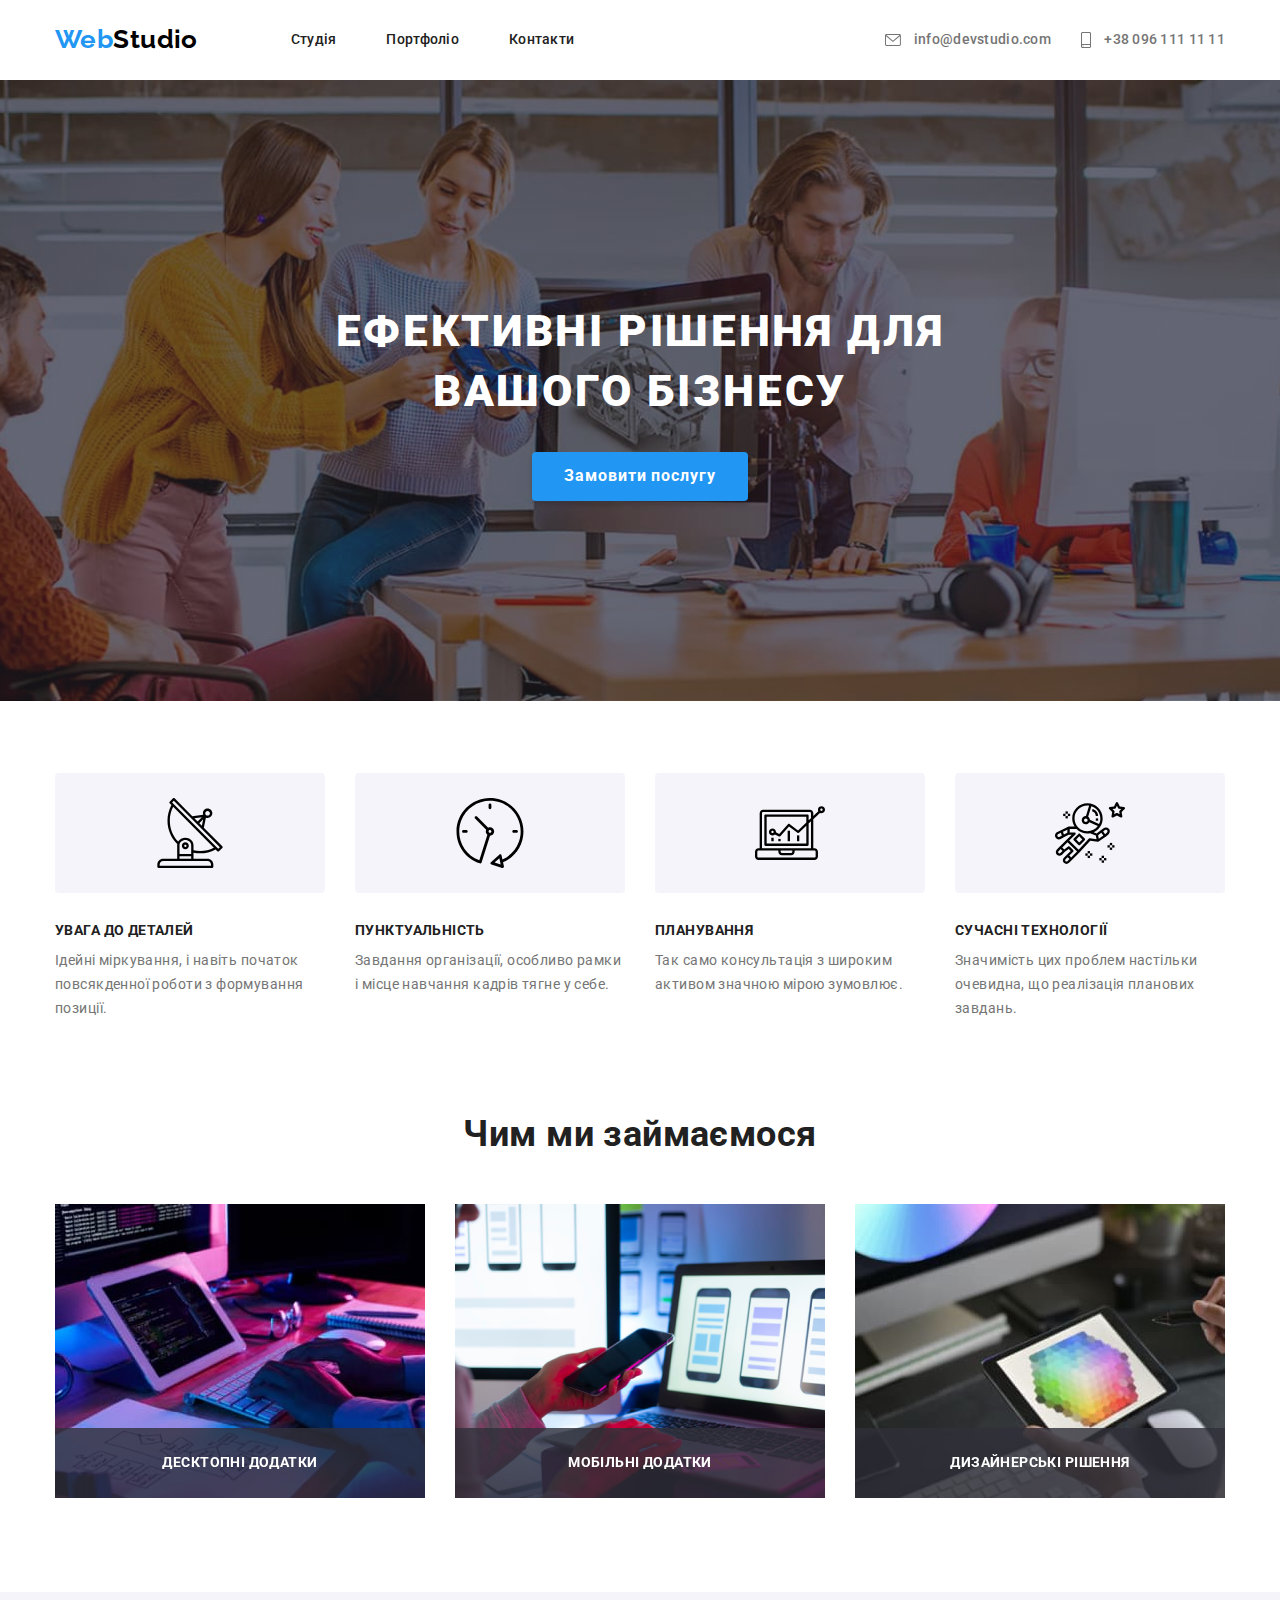
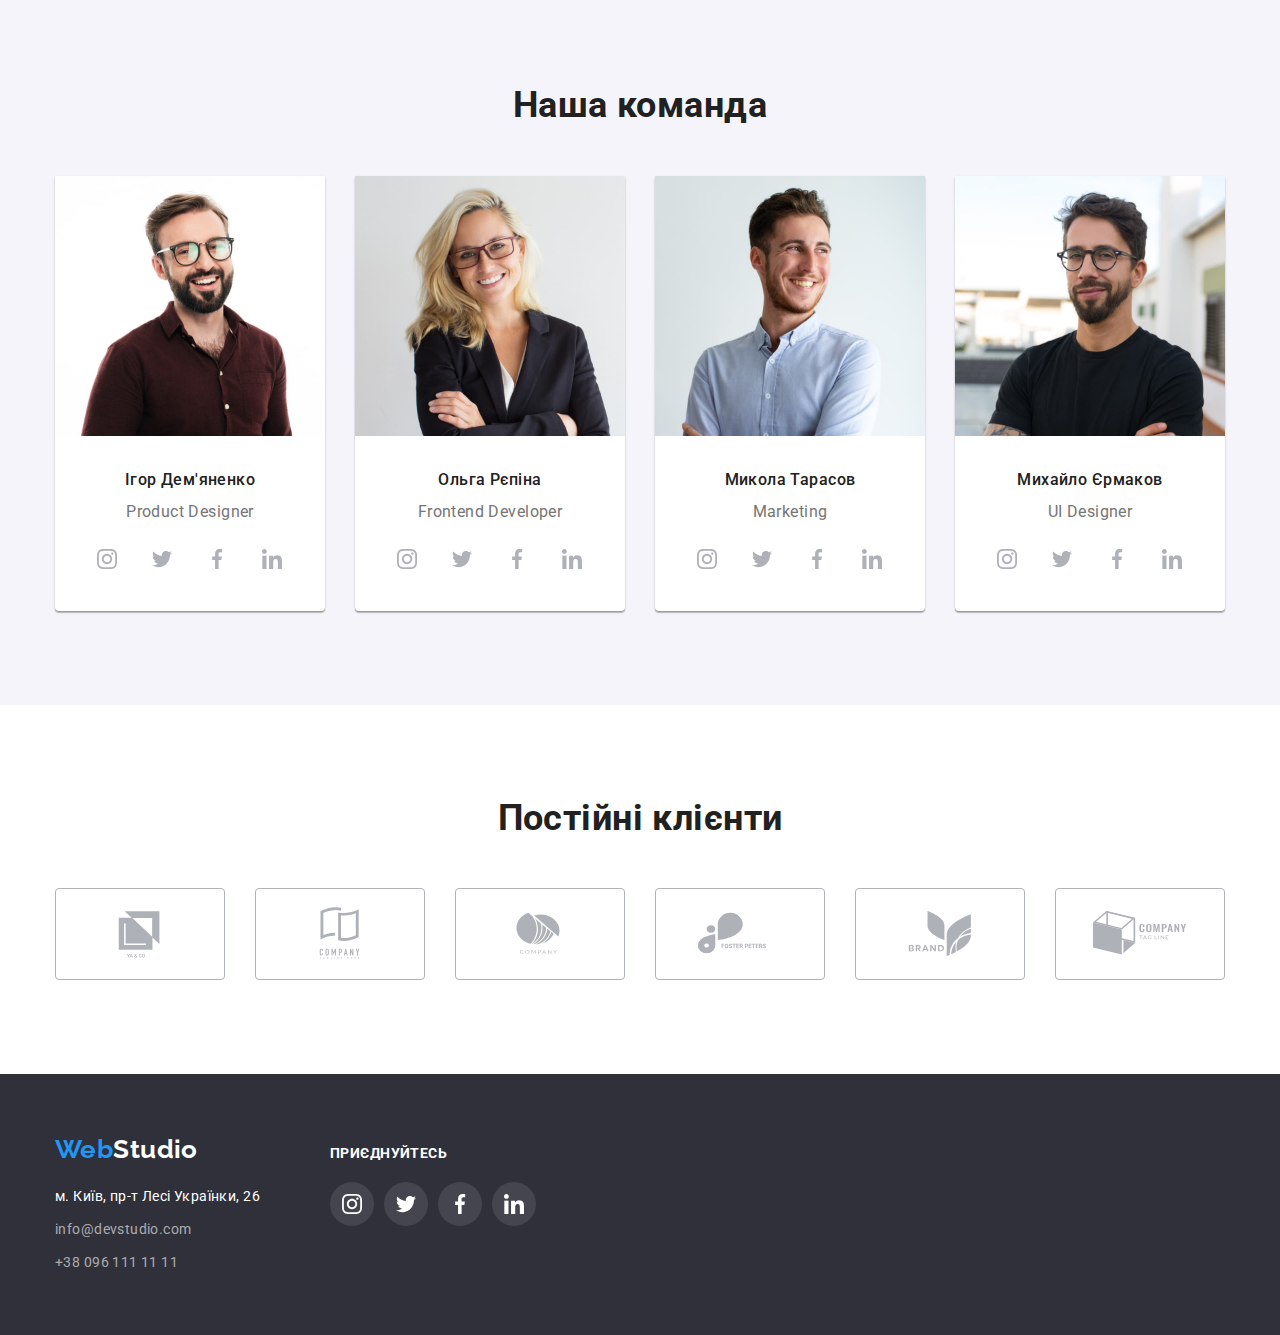
<file: index.html>
<!DOCTYPE html>
<html lang="uk">
<head>
    <meta charset="UTF-8">
    <meta http-equiv="X-UA-Compatible" content="IE=edge">
    <meta name="viewport" content="width=device-width, initial-scale=1.0">
    <link rel="preconnect" href="https://fonts.googleapis.com">
    <link rel="preconnect" href="https://fonts.gstatic.com" crossorigin>
    <link href="https://fonts.googleapis.com/css2?family=Raleway:wght@700&family=Roboto:wght@400;500;700;900&display=swap" rel="stylesheet">
    <link rel="stylesheet" href="https://cdnjs.cloudflare.com/ajax/libs/modern-normalize/1.1.0/modern-normalize.min.css">
    <link rel="stylesheet" href="css/styles.css">
    <title>WebStudio</title>
</head>
<body>
    <!--Top menu-->
    
    <header>
       
        <div class="container main-nav">
        <nav class="main-nav">
            <a href="./index.html" class="logo"><span class="logo-blue">Web</span>Studio</a>
           <ul class="top-menu list">
                <li class="item"><a href="./index.html" class="menu-link">Студія</a></li>
                <li class="item"><a href="./portfolio.html" class="menu-link">Портфоліо</a></li>
                <li class="item"><a href="#" class="menu-link">Контакти</a></li>
            </ul>
        </nav>    
            <ul class="contact-info list menu-contact">
                <li class="item">
                <a href="mailto:info@devstudio.com" lang="en" class="contact-link">
                    <svg class="icon" width="16px" height="12px">
                        <use href="./images/icons.svg#icon-envelope"></use>
                    </svg>
                    info@devstudio.com</a>
                </li>

                <li class="item"><a href="tel:+380961111111" class="contact-link">
                    <svg class="icon" width="10px" height="16px">
                        <use href="./images/icons.svg#icon-smartphone"></use>
                    </svg>
                    +38 096 111 11 11</a></li>
            </ul>
        </div>
   
    </header>

    <main>
        <!--Hero-->
       <section class="hero-block btn-service">
        <div class="container hero-title">
            <h1 class="title">Ефективні рішення для <br> вашого бізнесу</h1>
            <button data-modal-open type="button" class="service-button">Замовити послугу</button>
        </div>
        </section>
        <!--модальне вікно-->
<div class="backdrop is-hidden " data-modal>
    <div class="modal">
        <button  class="modal-button" data-modal-close> 
            <svg class="modal-close-icon" width="18px" height="18px">
                <use href="./images/icons.svg#icon-close"></use>
            </svg>
        </button>
    </div>
</div>

        <!--Увага до деталей-->
        <section class="features-block">
        <div class="container">
        <h2 class="visually-hidden">Наші особливості</h2>
        <ul class="features-list list " >
            <li>
                <div class="action-item">
                    <svg width="70px" height="70px">
                        <use href="./images/icons.svg#icon-antenna"></use>
                    </svg>
                </div>
                
                <h3 class="block-title">Увага до деталей</h3>
                <p>
                Ідейні міркування, і навіть початок повсякденної роботи з формування позиції.
                </p>
            </li>
            <li>
                <div class="action-item">
                    <svg width="70px" height="70px">
                        <use href="./images/icons.svg#icon-clock"></use>
                    </svg>
                </div>
                <h3 class="block-title">Пунктуальність</h3>
                <p>
                    Завдання організації, особливо рамки і місце навчання кадрів тягне у себе.
                </p>
            </li>
            <li>
                <div class="action-item">
                    <svg width="70px" height="70px">
                        <use href="./images/icons.svg#icon-diagram"></use>
                    </svg>
                </div>
                <h3 class="block-title">Планування</h3>
                <p>
                    Так само консультація з широким активом значною мірою зумовлює. 
                </p>
                </li>
            <li class="img-feature astro">
                <div class="action-item">
                    <svg width="70px" height="70px">
                        <use href="./images/icons.svg#icon-astronaut"></use>
                    </svg>
                </div>
                <h3 class="block-title">Сучасні технології</h3>
                <p>
                    Значимість цих проблем настільки <br> очевидна, що реалізація планових <br> завдань.
                </p>
            </li>
        </ul>
        </div>
    </section>
    <section class="work-section">
        <div class="container">
        <h2 class="work-title">Чим ми займаємося</h2>
        <ul class="work-alignment list">
            <li class="thumb">
                <img src="./images/img.jpg" alt="програмування" width = "370" class="center-fit">
                <div class="label">Десктопні додатки</div>
            </li >
            <li class="thumb">
                <img src="./images/img-1.jpg" alt="тестування" width = "370">
                <div class="label">Мобільні додатки</div>
            </li>
            <li class="thumb">
                <img src="./images/img-2.jpg" alt="дизайн" width = "370">
                <div class="label">Дизайнерські рішення</div>
            </li>
        </ul>
    </div>
    </section>
    <section class="team-bg-color team-space">
        <div class="container">
        <h2 class="work-title-team">Наша команда</h2>
       
        <ul class="team-alignment list">
            <li class="bg-white card-position">
                <img src="./images/img3.jpg" alt="програміст" width = "270">
                <div class="person">
                    <h3 class="name-title">Ігор Дем'яненко</h3>
                <p class="name-profession">Product Designer</p>
              
                <ul class="actions list">
                    <li>
                        <a href="#" class="small-button">
                        <svg class="button-icon">
                            <use href="./images/icons.svg#icon-instagram"></use>
                        </svg>
                         </a>
                    </li>
                    <li>
                        <a href="#" class="small-button">
                        <svg class="button-icon">
                            <use href="./images/icons.svg#icon-twitter"></use>
                        </svg>
                    </a>
                    </li>
                    <li>
                        <a href="#" class="small-button">
                            <svg class="button-icon">
                                <use href="./images/icons.svg#icon-facebook"></use>
                            </svg>
                        </a>
                    </li>
                    <li>
                        <a href="#" class="small-button">
                            <svg class="button-icon">
                                <use href="./images/icons.svg#icon-linkedin"></use>
                            </svg>
                        </a>
                    </li>
                </ul>    
            </div>
                
            </li>
            <li class="bg-white card-position">
                <img src="./images/img4.jpg" alt="програміст" width = "270">
                <div class="person">
                    <h3 class="name-title">Ольга Рєпіна</h3>
                <p class="name-profession">Frontend Developer</p>
                <ul class="actions list">
                    <li>
                        <a href="#" class="small-button">
                        <svg class="button-icon">
                            <use href="./images/icons.svg#icon-instagram"></use>
                        </svg>
                    </a>
                    </li>
                    <li>
                        <a href="#" class="small-button">
                        <svg class="button-icon">
                            <use href="./images/icons.svg#icon-twitter"></use>
                        </svg>
                    </a>
                    </li>
                    <li>
                        <a href="#" class="small-button">
                            <svg class="button-icon">
                                <use href="./images/icons.svg#icon-facebook"></use>
                            </svg>
                        </a>
                    </li>
                    <li>
                        <a href="#" class="small-button">
                            <svg class="button-icon">
                                <use href="./images/icons.svg#icon-linkedin"></use>
                            </svg>
                        </a>
                    </li>
                </ul>    
            </div>
                
            </li>
            <li class="bg-white card-position">
                <img src="./images/img5.jpg" alt="маркетолог" width = "270">
                <div class="person">
                <h3 class="name-title">Микола Тарасов</h3>
                <p class="name-profession">Marketing</p>
                <ul class="actions list">
                    <li>
                        <a href="#" class="small-button">
                        <svg class="button-icon">
                            <use href="./images/icons.svg#icon-instagram"></use>
                        </svg>
                    </a>
                    </li>
                    <li>
                        <a href="#" class="small-button">
                        <svg class="button-icon">
                            <use href="./images/icons.svg#icon-twitter"></use>
                        </svg>
                    </a>
                    </li>
                    <li>
                        <a href="#" class="small-button">
                            <svg class="button-icon">
                                <use href="./images/icons.svg#icon-facebook"></use>
                            </svg>
                        </a>
                    </li>
                    <li>
                        <a href="#" class="small-button">
                            <svg class="button-icon">
                                <use href="./images/icons.svg#icon-linkedin"></use>
                            </svg>
                        </a>
                    </li>
                </ul>    
            </div>
            </li>
            <li class="bg-white card-position">
                <img src="./images/img6.jpg" alt="UI дизайнер" width = "270">
                
                <div class="person">
                <h3 class="name-title">Михайло Єрмаков</h3>
                <p class="name-profession"> UI Designer</p>
                <ul class="actions list">
                    <li>
                        <a href="#" class="small-button">
                        <svg class="button-icon">
                            <use href="./images/icons.svg#icon-instagram"></use>
                        </svg>
                    </a>
                    </li>
                    <li>
                        <a href="#" class="small-button">
                        <svg class="button-icon">
                            <use href="./images/icons.svg#icon-twitter"></use>
                        </svg>
                    </a>
                    </li>
                    <li>
                        <a href="#" class="small-button">
                            <svg class="button-icon">
                                <use href="./images/icons.svg#icon-facebook"></use>
                            </svg>
                        </a>
                    </li>
                    <li>
                        <a href="#" class="small-button">
                            <svg class="button-icon">
                                <use href="./images/icons.svg#icon-linkedin"></use>
                            </svg>
                        </a>
                    </li>
                </ul>    
    </div>

    </section>
 <section class="team-space">
        <div class="container">
            <h2 class="work-title">Постійні клієнти</h2>
            <ul class="list clients">
                <li>
                   
                    <a href="#" class="clients-button">
                    <svg class="clients-icon">
                        <use href="./images/icons.svg#icon-1"></use>
                    </svg>
                </a>
                
                </li>
                <li><a href="#" class="clients-button">
                    <svg class="clients-icon">
                        <use href="./images/icons.svg#icon-2"></use>
                    </svg>
                </a></li>
                <li><a href="#" class="clients-button">
                    
                        <svg  class="clients-icon">
                            <use href="./images/icons.svg#icon-3"></use>
                        </svg>
                    
                    
                    </a></li>
                <li>
                    <a href="#" class="clients-button">
                        
                        <svg class="clients-icon">
                            <use href="./images/icons.svg#icon-4"></use>
                        </svg>
                    </a>
                </li>
                <li><a href="#" class="clients-button">
                   
                    <svg class="clients-icon">
                        <use href="./images/icons.svg#icon-5"></use>
                    </svg>
                </a></li>
                <li><a href="#" class="clients-button">
                    <svg class="clients-icon">
                        <use href="./images/icons.svg#icon-6"></use>
                    </svg>
                    </a></li>
                </ul>
            </div>
 </section>
    </main> 
    
  
    <footer class="footer-bg footer-block">
        <div class="container f-blocks">
       
            <div class="f-space">
                <a href="./index.html" class="footer-logo"><span class="logo-blue">Web</span><span class="logo-white">Studio</span></a>
                <address class="address-text">
                <ul class="footer-hover-color list bottom-space">
                    <li><a href="https://goo.gl/maps/CPtrU1FHBa2aNyZL9" target="_blank" rel="noopener noreferrer nofollow" class="map">м. Київ, пр-т Лесі Українки, 26</a></li>
                    <li><a href="mailto:info@devstudio.com" lang="en" class="footer-contact-text">info@devstudio.com</a></li>
                    <li><a href="tel:+380961111111" class="footer-contact-text">+38 096 111 11 11</a></li>
                
                </ul>
                </address>
            </div>
                
            
       
            <div class = "footer-icons">
                <p>приєднуйтесь</p>
                <ul class="f-actions list">
                    <li>
                        <a class="f-button" href="#">
                        <svg class="footer-icon">
                            <use href="./images/icons.svg#icon-instagram"></use>
                        </svg>
                    </a>
                    </li>
                    <li>
                        <a class="f-button" href="#">
                        <svg class="footer-icon">
                            <use href="./images/icons.svg#icon-twitter"></use>
                        </svg>
                    </a>
                    </li>
                    <li>
                        <a class="f-button" href="#">
                            <svg class="footer-icon">
                                <use href="./images/icons.svg#icon-facebook"></use>
                            </svg>
                        </a>
                    </li>
                    <li>
                        <a class="f-button" href="#">
                            <svg class="footer-icon">
                                <use href="./images/icons.svg#icon-linkedin"></use>
                            </svg>
                        </a>
                    </li>
                </ul>
                </div>
        </div>
       
        

    </footer>
    <script src="./js/modal.js"></script>
</body>
</html>
</file>
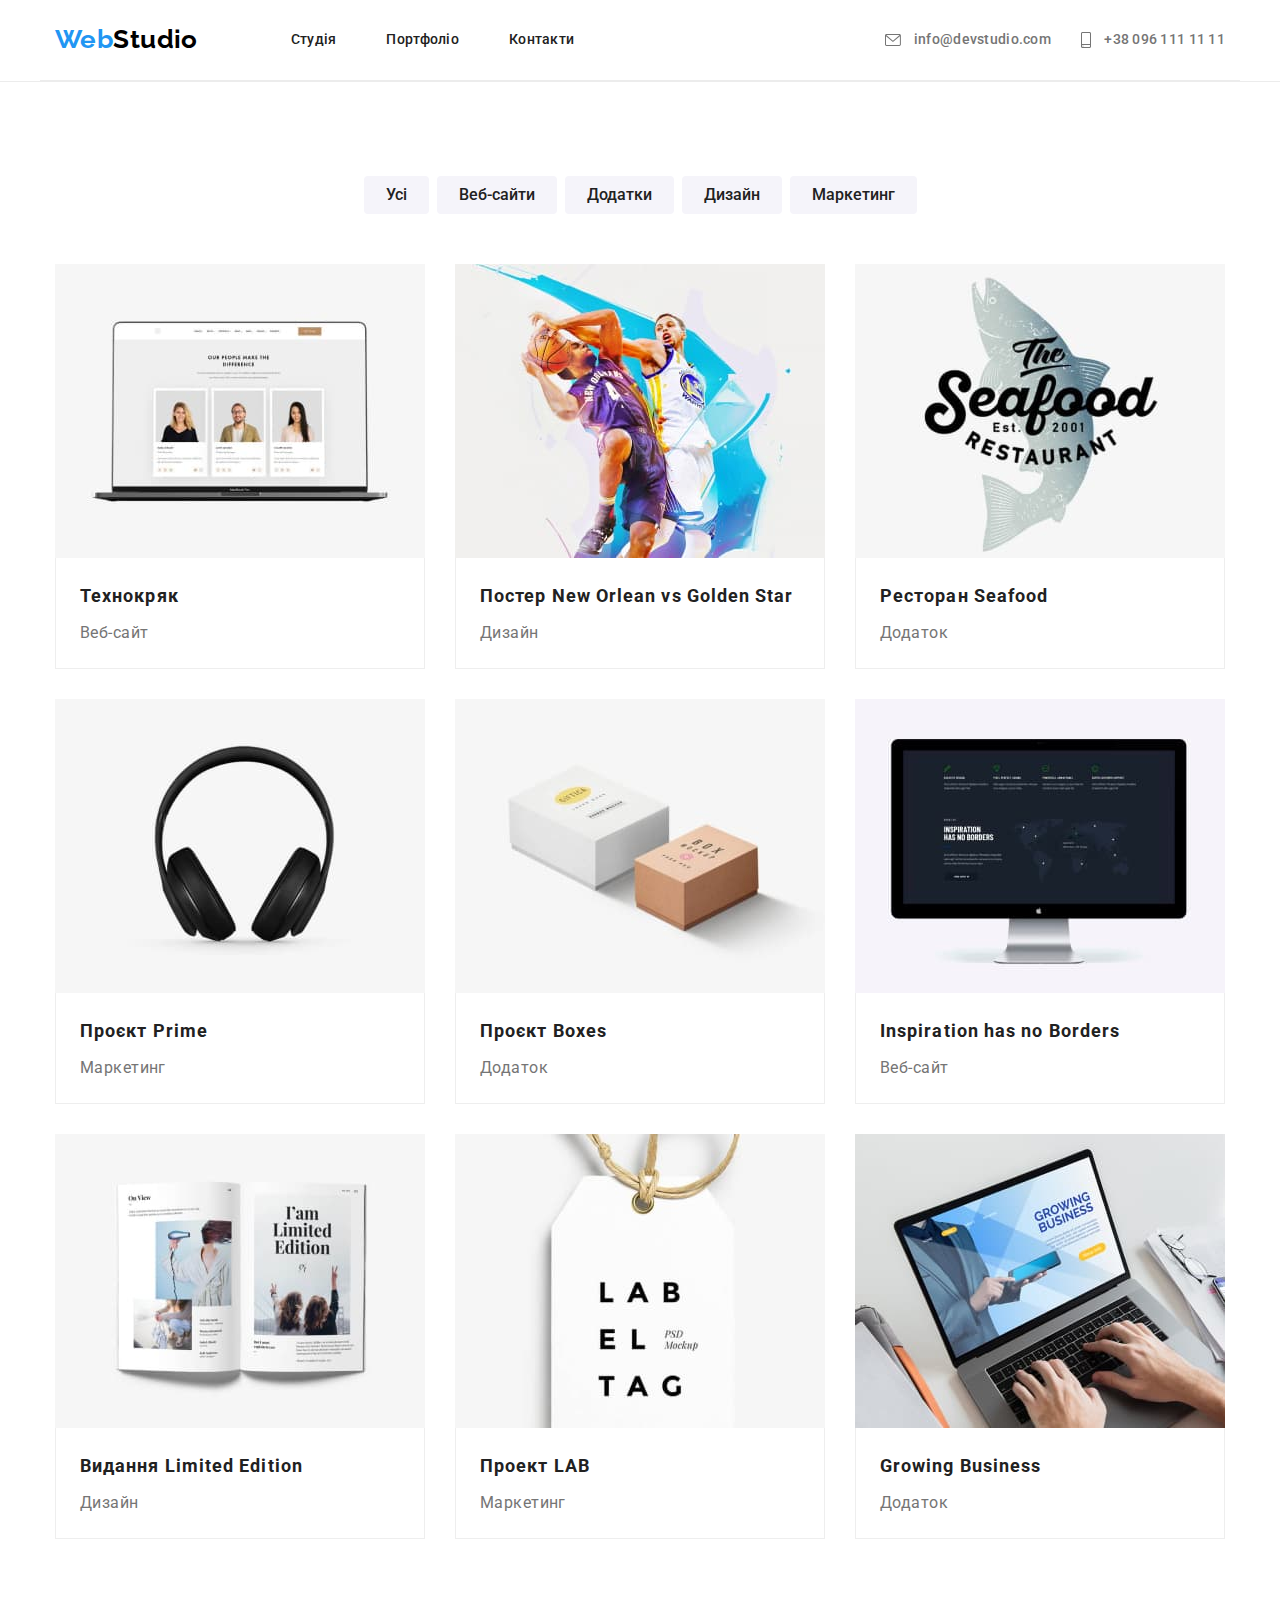
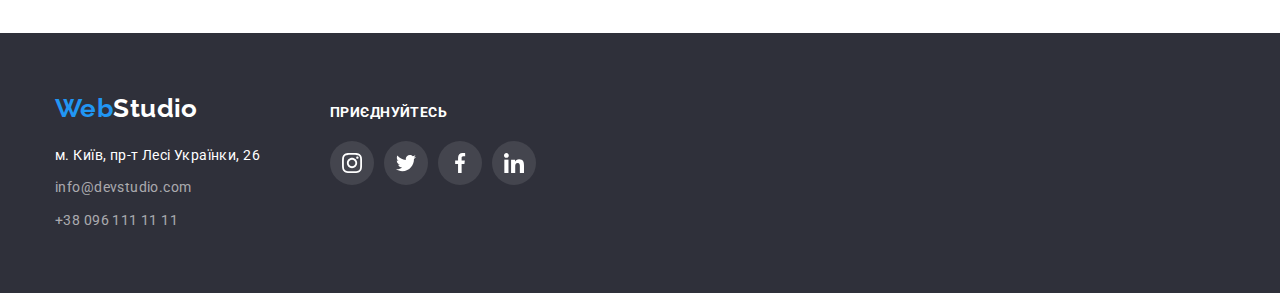
<file: portfolio.html>
<!DOCTYPE html>
<html lang="uk">
<head>
    <meta charset="UTF-8">
    <meta http-equiv="X-UA-Compatible" content="IE=edge">
    <meta name="viewport" content="width=device-width, initial-scale=1.0">
     <link rel="preconnect" href="https://fonts.googleapis.com">
    <link rel="preconnect" href="https://fonts.gstatic.com" crossorigin>
    <link href="https://fonts.googleapis.com/css2?family=Raleway:wght@700&family=Roboto:wght@400;500;700;900&display=swap" rel="stylesheet">
    <link rel="stylesheet" href="https://cdnjs.cloudflare.com/ajax/libs/modern-normalize/1.1.0/modern-normalize.min.css">
    <link rel="stylesheet" href="css/styles.css">
    <title>Portfolio</title>
</head>
<body>
    <header class="bottom-line">
       
        <div class="container main-nav bottom-line">
        <nav class="main-nav">
            <a href="./index.html" class="logo"><span class="logo-blue">Web</span>Studio</a>
           <ul class="top-menu list">
                <li class="item"><a href="./index.html" class="menu-link">Студія</a></li>
                <li class="item"><a href="./portfolio.html" class="menu-link">Портфоліо</a></li>
                <li class="item"><a href="#" class="menu-link">Контакти</a></li>
            </ul>
        </nav>    
            <ul class="contact-info list menu-contact">
                <li class="item">
                <a href="mailto:info@devstudio.com" lang="en" class="contact-link">
                    <svg class="icon" width="16px" height="12px">
                        <use href="./images/icons.svg#icon-envelope"></use>
                    </svg>
                    info@devstudio.com</a>
                </li>

                <li class="item"><a href="tel:+380961111111" class="contact-link">
                    <svg class="icon" width="10px" height="16px">
                        <use href="./images/icons.svg#icon-smartphone"></use>
                    </svg>
                    +38 096 111 11 11</a></li>
            </ul>
        </div>
   
    </header>
        
      
    <main>
        <section class="site-nav">
            <div class="container">
            <!--приховані заголовки-->
           
                <h1 class="visually-hidden">Портфоліо</h1>
            <ul class="btn-group list button-position">
                <li><button type="button" class="button-portfolio">Усі</button></li>
                <li><button type="button" class="button-portfolio">Веб-сайти</button></li>
                <li><button type="button" class="button-portfolio">Додатки</button></li>
                <li><button type="button" class="button-portfolio">Дизайн</button></li>
                <li><button type="button" class="button-portfolio">Маркетинг</button></li>
            </ul>
        
                <ul class="cards list">
                <li>
                    <a href="#" class="cards-link">
                        <div class="product-thumb">
                            <img src="./images/img-p.jpg" alt="технокряк" width="370" class="img-card">
                            <p class = "overlayText">Ресурс пропонує комплексні пропозиції з різним рівнем функціоналу та сервісів. Все це дозволить відвідувачу отримати вичерпні відомості про компанію чи приватну особу.</p>
                        </div>  
                        <div class="border-box">
                            <h2 class="section-title">Технокряк</h2>
                            <p class="project-type">Веб-сайт</p>
                        </div>   
                    </a>    
                </li>
                    <li>  
                        <a href="#" class="cards-link">
                            <div class="product-thumb">
                        <img src="./images/img-p2.jpg" alt="постер" width="370" class="img-card">
                        <p class = "overlayText">Ресурс пропонує комплексні пропозиції з різним рівнем функціоналу та сервісів. Все це дозволить відвідувачу отримати вичерпні відомості про компанію чи приватну особу.</p>
                        </div>  
                        <div class="border-box">
                        <h2 class="section-title">Постер New Orlean vs Golden Star</h2>
                        <p class="project-type">Дизайн</p>
                    </div>   
                </a>
                    </li>
                    <li>    <a href="#" class="cards-link">
                        <div class="product-thumb">
                        <img src="./images/img-p3.jpg" alt="ресторан" width="370" class="img-card">
                        <p class = "overlayText">Ресурс пропонує комплексні пропозиції з різним рівнем функціоналу та сервісів. Все це дозволить відвідувачу отримати вичерпні відомості про компанію чи приватну особу.</p>
                       
                          </div>
                        <div class="border-box">
                        <h2 class="section-title">Ресторан Seafood</h2>
                        <p class="project-type">Додаток</p>
                    </div>   
                </a> 
                    </li>
                    <li>   <a href="#" class="cards-link">
                        <div class="product-thumb">
                        <img src="./images/img-p4.jpg" alt="проєкт" width="370" class="img-card">
                       
                            <p class = "overlayText">Ресурс пропонує комплексні пропозиції з різним рівнем функціоналу та сервісів. Все це дозволить відвідувачу отримати вичерпні відомості про компанію чи приватну особу.</p>
                       
                        </div>
                        <div class="border-box">
                        <h2 class="section-title">Проєкт Prime</h2>
                        <p class="project-type">Маркетинг</p>
                    </div>   
                </a> 
                    </li>
                   
                    <li>   <a href="#" class="cards-link">
                        <div class="product-thumb">
                        <img src="./images/img-p6.jpg" alt="коробки" width="370" class="img-card">
                        
                            <p class = "overlayText">Ресурс пропонує комплексні пропозиції з різним рівнем функціоналу та сервісів. Все це дозволить відвідувачу отримати вичерпні відомості про компанію чи приватну особу.</p>
                       
                        </div>
                        <div class="border-box">
                        <h2 class="section-title">Проєкт Boxes</h2>
                        <p class="project-type">Додаток</p>
                    </div>   
                </a>
                    </li>
                    <li>   <a href="#" class="cards-link">
                        <div class="product-thumb">
                        <img src="./images/img-p10.jpg" alt="натхнення" width="370" class="img-card">
                       
                            <p class = "overlayText">Ресурс пропонує комплексні пропозиції з різним рівнем функціоналу та сервісів. Все це дозволить відвідувачу отримати вичерпні відомості про компанію чи приватну особу.</p>
                       
                        </div>
                        <div class="border-box">
                        <h2 class="section-title">Inspiration has no Borders</h2>
                        <p class="project-type">Веб-сайт</p>
                    </div>   
                </a>
                    </li>
                    
                    <li>   <a href="#" class="cards-link">
                        <div class="product-thumb">
                        <img src="./images/img-p7.jpg" alt="видання" width="370" class="img-card">
                        
                            <p class = "overlayText">Ресурс пропонує комплексні пропозиції з різним рівнем функціоналу та сервісів. Все це дозволить відвідувачу отримати вичерпні відомості про компанію чи приватну особу.</p>
                       
                        </div>
                        <div class="border-box">
                        <h2 class="section-title">Видання Limited Edition</h2>
                        <p class="project-type">Дизайн</p>
                    </div>   
                </a> 
                    </li>
                    <li>   <a href="#" class="cards-link">
                        <div class="product-thumb">
                        <img src="./images/img-p8.jpg" alt="лаб" width="370" class="img-card">
                        
                            <p class = "overlayText">Ресурс пропонує комплексні пропозиції з різним рівнем функціоналу та сервісів. Все це дозволить відвідувачу отримати вичерпні відомості про компанію чи приватну особу.</p>
                       
                        </div>
                        <div class="border-box">
                        <h2 class="section-title">Проект LAB</h2>
                        <p class="project-type">Маркетинг</p>
                    </div>   
                </a>
                    </li>
                    <li>  <a href="#" class="cards-link">
                        <div class="product-thumb">
                        <img src="./images/img-p5.jpg" alt="бізнес" width="370" class="img-card">
                        
                       
                            <p class = "overlayText">Ресурс пропонує комплексні пропозиції з різним рівнем функціоналу та сервісів. Все це дозволить відвідувачу отримати вичерпні відомості про компанію чи приватну особу.</p>
                       
                        </div>
                          <div class="border-box">
                        <h2 class="section-title">Growing Business</h2>
                        <p class="project-type">Додаток</p>
                    </div>   
                </a> 
                    </li>
                </ul>
            </div>
                </section>
    </main>
    <footer class="footer-bg footer-block">
        <div class="container f-blocks">
       
            <div class="f-space">
                <a href="./index.html" class="footer-logo"><span class="logo-blue">Web</span><span class="logo-white">Studio</span></a>
                <address class="address-text">
                <ul class="footer-hover-color list bottom-space">
                    <li><a href="https://goo.gl/maps/CPtrU1FHBa2aNyZL9" target="_blank" rel="noopener noreferrer nofollow" class="map">м. Київ, пр-т Лесі Українки, 26</a></li>
                    <li><a href="mailto:info@devstudio.com" lang="en" class="footer-contact-text">info@devstudio.com</a></li>
                    <li><a href="tel:+380961111111" class="footer-contact-text">+38 096 111 11 11</a></li>
                
                </ul>
                </address>
            </div>
                
            
       
            <div class = "footer-icons">
                <p>приєднуйтесь</p>
                <ul class="f-actions list">
                    <li>
                        <a class="f-button" href="#">
                        <svg class="footer-icon">
                            <use href="./images/icons.svg#icon-instagram"></use>
                        </svg>
                    </a>
                    </li>
                    <li>
                        <a class="f-button" href="#">
                        <svg class="footer-icon">
                            <use href="./images/icons.svg#icon-twitter"></use>
                        </svg>
                    </a>
                    </li>
                    <li>
                        <a class="f-button" href="#">
                            <svg class="footer-icon">
                                <use href="./images/icons.svg#icon-facebook"></use>
                            </svg>
                        </a>
                    </li>
                    <li>
                        <a class="f-button" href="#">
                            <svg class="footer-icon">
                                <use href="./images/icons.svg#icon-linkedin"></use>
                            </svg>
                        </a>
                    </li>
                </ul>
                </div>
        </div>
       
        

    </footer>


</body>
</html>
</file>
<file: css/styles.css>
:root{
    --main-light-color:#FFFFFF;
    --main-font-color: #757575;
    --secondary-font-color: #212121;
    --accent-color: #2196f3;
    --secondary-accent-color: #188ce8;
    --logo-color:#000000;
    --title-background-color:#2F303A;
    --team-background-color: #F5F4FA;
    --horizontal-line: #ECECEC;
    --border-color: #EEEEEE;
    --icon-color:#AFB1B8; 
    --social-icon-footer-color:#44454e;
}
/*Global styles*/
.container{
    width: 1200px;
    margin: 0 auto;
    padding-left: 15px;
    padding-right: 15px;
}
body{
    margin: 0;
    font-family: 'Roboto', sans-serif;
    font-size: 14px;
    line-height: 1.71;
    background-color: var(--main-light-color);
    color: var(--main-font-color);
    letter-spacing: 0.03em;
}
img {
    display: block;
    height: auto;
  } 
.visually-hidden {
    position: absolute;
      white-space: nowrap;
      width: 1px;
      height: 1px;
      overflow: hidden;
      border: 0;
      padding: 0;
      clip: rect(0 0 0 0);
      clip-path: inset(50%);
      margin: -1px;
  } 
.list {
    list-style: none;
    padding: 0;
    margin: 0;
}

a{
    text-decoration: none;
    
}
/*Logo*/
.logo{
 padding-top: 24px;
padding-bottom: 25px;   
font-family: 'Raleway';
font-style: normal;
font-weight: 700;
font-size: 26px;
line-height:1.19;

color: var(--logo-color);
}
.logo-blue{
    color:var(--accent-color);
}
.logo-white{
    color:var(--main-light-color);
}

/*Menu*/
.main-nav{
    display: flex;
    align-items: center;
   
}
.bottom-line{
border-bottom: 1px solid;
    color: var(--horizontal-line);

}

.top-menu{
display: flex;
margin-left: 93px;
font-weight: 500;
font-size: 14px;
line-height: 1.14;
letter-spacing: 0.02em;
color: var(--secondary-font-color);

}

.top-menu .menu-link{
padding-top: 32px;
padding-bottom: 32px;
color: var(--secondary-font-color);
display: inline-block;
position: relative;
transition: color 250ms cubic-bezier(0.4, 0, 0.2, 1);
}
.top-menu .menu-link::after{
    position: absolute;   
    content: '';
    background-color: var(--accent-color);
    width: 100%;
    height: 5px;
    left: 0;
    bottom: 0;
    opacity: 0;
    transition: opacity 250ms cubic-bezier(0.4, 0, 0.2, 1);
   }
   .top-menu .menu-link:hover::after{
       opacity: 1;
   }
.menu-link:hover, .menu-link:focus{
    color:var(--accent-color);
    width: 100%;
}
.top-menu .item:not(:last-child) {
margin-right: 50px;
}

.menu-contact{
    display: flex;
margin-left: auto;
}
.menu-contact a{
    display: block;
    padding-top: 32px;
    padding-bottom: 32px  
}
.menu-contact .item:not(:last-child) {
    margin-right: 30px;
    }

    .icon {
        display: inline-block;
        vertical-align: middle;
        margin: 0 10px 0 0;
        
    }
.item:hover, .item:focus{
        fill: var(--accent-color);
        cursor:pointer;
    }
/* Site contact info*/
.contact-link{
 color: var(--main-font-color);
    font-weight: 500;
    font-size: 14px;
    line-height:1.14;
    letter-spacing: 0.02em;
    fill: currentColor;
    transition: color 250ms cubic-bezier(0.4, 0, 0.2, 1);
}
.contact-info a:hover, a:focus {
    color:var(--accent-color);
}

/*Main title*/
.hero-block{

margin-top: 0;
text-align: center;
padding-top: 200px;
padding-bottom: 200px;
background-color: var(--title-background-color);
background-image: linear-gradient(to right,rgba(47, 48, 58, 0.4), rgba(47, 48, 58, 0.4)), url(../images/Img-main.jpg);
background-repeat: no-repeat;
background-size: cover;
max-width: 1600px;
margin-left: auto;
margin-right: auto;
background-position: center;
        }
       
.title{
margin-top: 0px;
margin-bottom: 30px;
font-weight: 900;
font-size: 44px;
line-height: 1.36;
text-align: center;
letter-spacing: 0.06em;
text-transform: uppercase;
color:var(--main-light-color);

}
.hero-title{
   
    margin-top: 22px;
}
.service-button{
margin:0;
background: var(--accent-color);
border-radius: 4px;
font-weight: 700;
font-size: 16px;
line-height: 1.8;
cursor:pointer;
letter-spacing: 0.06em;
color:var(--main-light-color);
box-shadow: 0px 4px 4px rgba(0, 0, 0, 0.15);
text-align: center;
padding: 10px 32px 10px 32px;
border:none;
transition: background-color 250ms cubic-bezier(0.4, 0, 0.2, 1);
}

.btn-service button:hover, button:focus{
    background: var(--secondary-accent-color);

}
/*h3 home styles*/
.block-title{
    font-weight: 700;
font-size: 14px;
line-height:1.14;

text-transform: uppercase;
color: var(--secondary-font-color);
margin:0;
margin-bottom: 10px;
}
.features-block{
    padding-top:72px;
    padding-bottom: 94px;
}
.features-list {
    display: flex;
   
}
.features-list li:not(:last-child){
margin-right: 30px;
}
.features-list p{
    margin: 0;
}
.features-list li{
    width: 270px;
}

/*what we do & team titles*/
.thumb {
    position: relative;  
  }
  .thumb > .label {
    position: absolute;
    display: block;
    right: 0;
    margin: 0;
    bottom: 0;
    height: 70px;
   width: 370px;
   padding-top: 27px;
  
    font-weight: 700;
    font-size: 14px;
    line-height: 1.14;
    text-align: center;
    letter-spacing: 0.03em;
    text-transform: uppercase;
    
    color: var(--main-light-color);
    background-color: rgba(47, 48, 58, 0.8);

  }
.team-space{
padding-top: 94px;
padding-bottom: 94px;
}
.work-title{
margin: 0;
margin-bottom: 50px;
font-weight: 700;
font-size: 36px;
line-height:1.1;
text-align: center;
color:var(--secondary-font-color);

}
.work-title-team{
    margin: 0;

      margin-bottom: 50px;
      
  font-weight: 700;
  font-size: 36px;
  line-height:1.1;
  text-align: center;
  color:var(--secondary-font-color);
  
}
.name-title{
font-weight: 500;
font-size: 16px;
color: var(--secondary-font-color);
/*text-align: center;*/
margin: 0; 
margin-bottom: 10px;

}
.name-profession{
    font-weight: 400;
    line-height:1.1;
    color: var(--main-font-color);
    margin: 0;
    margin-bottom: 16px;
}

.bg-white{
    background-color: var(--main-light-color);
    box-shadow: 0px 1px 3px rgba(0, 0, 0, 0.12), 0px 1px 1px rgba(0, 0, 0, 0.14), 0px 2px 1px rgba(0, 0, 0, 0.2);
    border-radius: 0px 0px 4px 4px;
}
.team-bg-color{
  background-color: var(--team-background-color);  
}
.work-section{
    padding-bottom: 94px;
}
.work-alignment {
    display: flex;
    margin-top: 0;
     
}
.work-alignment li:not(:last-child){
        margin-right: 30px;
        }

.team-alignment {
    display: flex;
  margin-top:0;
   text-align: center;
   
}
.team-alignment li{
    width: 270px;
}
.person p{
    font-size: 16px;
}
/*відступ картки*/
.team-alignment .card-position:not(:last-child){
    margin-right: 30px;
    }
/*відступ між іконками*/
.team-alignment .icon-position:not(:last-child){
    margin-right: 10px;
    }

.person{
    padding: 30px;
    
}
.actions{
    display: flex;
    justify-content: center;
    column-gap: 10px;
}
.f-actions{
    display: flex;
    margin: 0;
}
.f-actions li:not(:last-child){
    margin-right: 10px;
    }


    .small-button{
        display: flex;
        align-items: center;
    justify-content: center;
        margin: 0;
        
    border: none;
    width: 44px;
     height: 44px;
    border-radius: 50%;
    fill:var(--icon-color);
    transition: background-color 250ms cubic-bezier(0.4, 0, 0.2, 1), fill 250ms cubic-bezier(0.4, 0, 0.2, 1);
    }
    .small-button:hover, .small-button:focus{
        background-color: var(--accent-color);
        
        fill: var(--main-light-color);
    }
    
    .button-icon{
        width: 20px;
        height: 20px;
        cursor:pointer;
       
      margin: 12px;
     
    }
  

.footer-icon{
    width: 20px;
    height: 20px;
    cursor:pointer;
    fill: var(--main-light-color);
 
 
}
.f-button{
margin: 0;
padding: 0;
border: none;
width: 44px;
 height: 44px;
border-radius: 50%;
background-color: var(--social-icon-footer-color);

align-items: center;
justify-content: center;
display: flex;
transition: background-color 250ms cubic-bezier(0.4, 0, 0.2, 1);
}
.f-button:hover, .f-button:focus{
    background-color: var(--accent-color);
}
.clients-button{
    border: 1px solid #AFB1B8;
border-radius: 4px;
    width: 170px;
height: 92px;
display: flex;
fill:var(--icon-color);
align-items: center;
justify-content: center;
transition: background-color 250ms cubic-bezier(0.4, 0, 0.2, 1);
}
.clients-icon{
    cursor:pointer;
 
    width: 106px;
    height: 60px;
   
}

.clients{
    display: flex;
    margin: 0;
}
.clients-button:hover, .clients-button:focus{
 
    border-color:var(--accent-color);
    fill:var(--accent-color);
    
}
.clients li:not(:last-child){
    margin-right: 30px;
}
.action-item{
    padding: 0;
    border: none;
    display: block;
content: "";
border-radius: 4px;
 background-color:var(--team-background-color);
 background-repeat: no-repeat;
background-position: center;
height: 120px;
margin-bottom: 30px;

display: flex;
justify-content: center;
align-items: center;
}

/*footer*/
.map{
font-weight: 400;
font-size: 14px;
line-height: 1.7;
color:var(--main-light-color);
transition: color 250ms cubic-bezier(0.4, 0, 0.2, 1);

}
.address-text{
font-style: normal;
}
.footer-contact-text{
    font-weight: 400;
font-size: 14px;
line-height: 1.7;
color: rgba(255, 255, 255, 0.6);
transition: color 250ms cubic-bezier(0.4, 0, 0.2, 1);
}
.footer-hover-color a:hover, a:focus {
    color:var(--accent-color);
}
.footer-bg{
    background-color: var(--title-background-color);  
}
.footer-blocks{
    display: flex;
}
.footer-blocks li{
    margin-right: 70px;
    }

.bottom-space li:not(:last-child){
    margin-bottom: 9px;
    }
.footer-block{
padding-top: 60px;
padding-bottom: 60px;
    }
.footer-logo{
    font-family: 'Raleway';
font-style: normal;
font-weight: 700;
font-size: 26px;
line-height:1.19;
margin-bottom: 20px;
color: var(--logo-color);
display: inline-block;
margin-bottom: 20px;
}
.footer-icons p{
    text-transform: uppercase;
    color: var(--main-light-color);
    font-weight: 700;
font-size: 14px;
line-height: 1.14;
letter-spacing: 0.03em;
margin: 0;
margin-bottom: 20px;
}
.f-blocks{
    display: flex;
    align-items: baseline;
}
.f-space{
    margin-right: 70px;
}
/*Portfolio*/
.section-title{
    font-weight: 700;
font-size: 18px;
line-height: 2;
letter-spacing: 0.06em;
color: var(--secondary-font-color);
margin: 0;
margin-bottom: 4px;

}
.project-type{
font-weight: 400;
font-size: 16px;
line-height: 1.87;
color: var(--main-font-color);
margin: 0;

}
/*Filter buttons*/
.site-nav{
padding-top: 94px;
padding-bottom: 94px;
}
button{
    font-family: inherit;
}
.button-portfolio{
    cursor:pointer;
    background: var(--team-background-color);
    color: var(--secondary-font-color);
    border: none; 
    font-weight: 500;
    font-size: 16px;
    line-height:1.6;
    border-radius: 4px;
    padding: 6px 22px 6px 22px;
    transition: background-color 250ms cubic-bezier(0.4, 0, 0.2, 1), color 250ms cubic-bezier(0.4, 0, 0.2, 1);
}
.btn-group{
    margin:0;
    display: flex;
    align-items: center;
    justify-content: center;
    margin-bottom: 50px;
}
.btn-group li:not(:last-child){
margin-right: 8px;
}
.button-portfolio:hover, .button-portfolio:focus{
   background-color :var(--accent-color);
    color: var(--main-light-color);
    box-shadow: 0px 4px 4px rgba(0, 0, 0, 0.15);
}

/*Project cards*/
.border-box{
    border: 1px solid;
    border-top: 0;
    color: var(--border-color);
    width: 370px;
    padding: 20px 24px;

}

.cards{
    display: flex;
    flex-wrap: wrap;
    gap: 30px;
    
}
.cards-link{
    display: block;
}
.cards-link:hover, .cards-link:focus{
    box-shadow: 0px 1px 1px rgba(0, 0, 0, 0.12), 0px 4px 4px rgba(0, 0, 0, 0.06), 1px 4px 6px rgba(0, 0, 0, 0.16);
}

/*overlay on cards*/
.product-thumb{
    position: relative;
    overflow: hidden;
}
.product-thumb::before{
    display: inline-block;
    content: '';

    position: absolute;
    top: 0;
    left: 0;
    width: 100%;
    height: 100%;

    background-color: var(--accent-color);

    transform: translateY(101%);
    transition: transform 250ms cubic-bezier(0.4, 0, 0.2, 1);
}
.product:hover .product:focus .product-thumb::before{
    transform: translateY(0);
}
.overlayText{
    margin: 0;
    position: absolute;
    background: var(--accent-color);
    font-size: 18px;
    line-height: 1.55;
    letter-spacing: 0.03em;
    padding: 63px 24px;
    height: 100%;
    width: 100%;
    top: 0;
    left: 0;   
    overflow: auto;
    color: var(--main-light-color);
    transform: translateY(100%);
    transition: transform 250ms cubic-bezier(0.4, 0, 0.2, 1);
    
}
.cards-link:hover .overlayText,
.cards-link:focus .overlayText{
        transform: translate(0%);
}

/*модальне вікно*/
.backdrop{
    position: fixed;
    top:0;
    left: 0;
    bottom:0;
    right: 0;
    background-color: rgba(0, 0, 0, 0.2);
opacity: 1;
transition: opacity 250ms cubic-bezier(0.4, 0, 0.2, 1);
}
.backdrop.is-hidden{
    opacity: 0;
    pointer-events: none;
}
.modal{
    position: absolute;
    top: 50%;
    left: 50%;
transform: translate(-50%,-50%);

    width: 528px;
    height: 521px;

    background-color: var(--main-light-color);
box-shadow: 0px 1px 3px rgba(0, 0, 0, 0.12), 0px 1px 1px rgba(0, 0, 0, 0.14), 0px 2px 1px rgba(0, 0, 0, 0.2);
border-radius: 4px;

}

.modal-button{
   width: 30px;
   height: 30px;
    position: fixed;
    top:0;
  right:0;
margin: 8px;
background-color: var(--main-light-color);
cursor: pointer;
border: 1px solid rgba(0, 0, 0, 0.1);
    border-radius: 50%;
    display: flex;
    align-items: center;
    justify-content: center;
    transition: background-color 250ms cubic-bezier(0.4, 0, 0.2, 1);
}
.modal-button:active{
    background-color: var(--main-light-color);}
</file>
